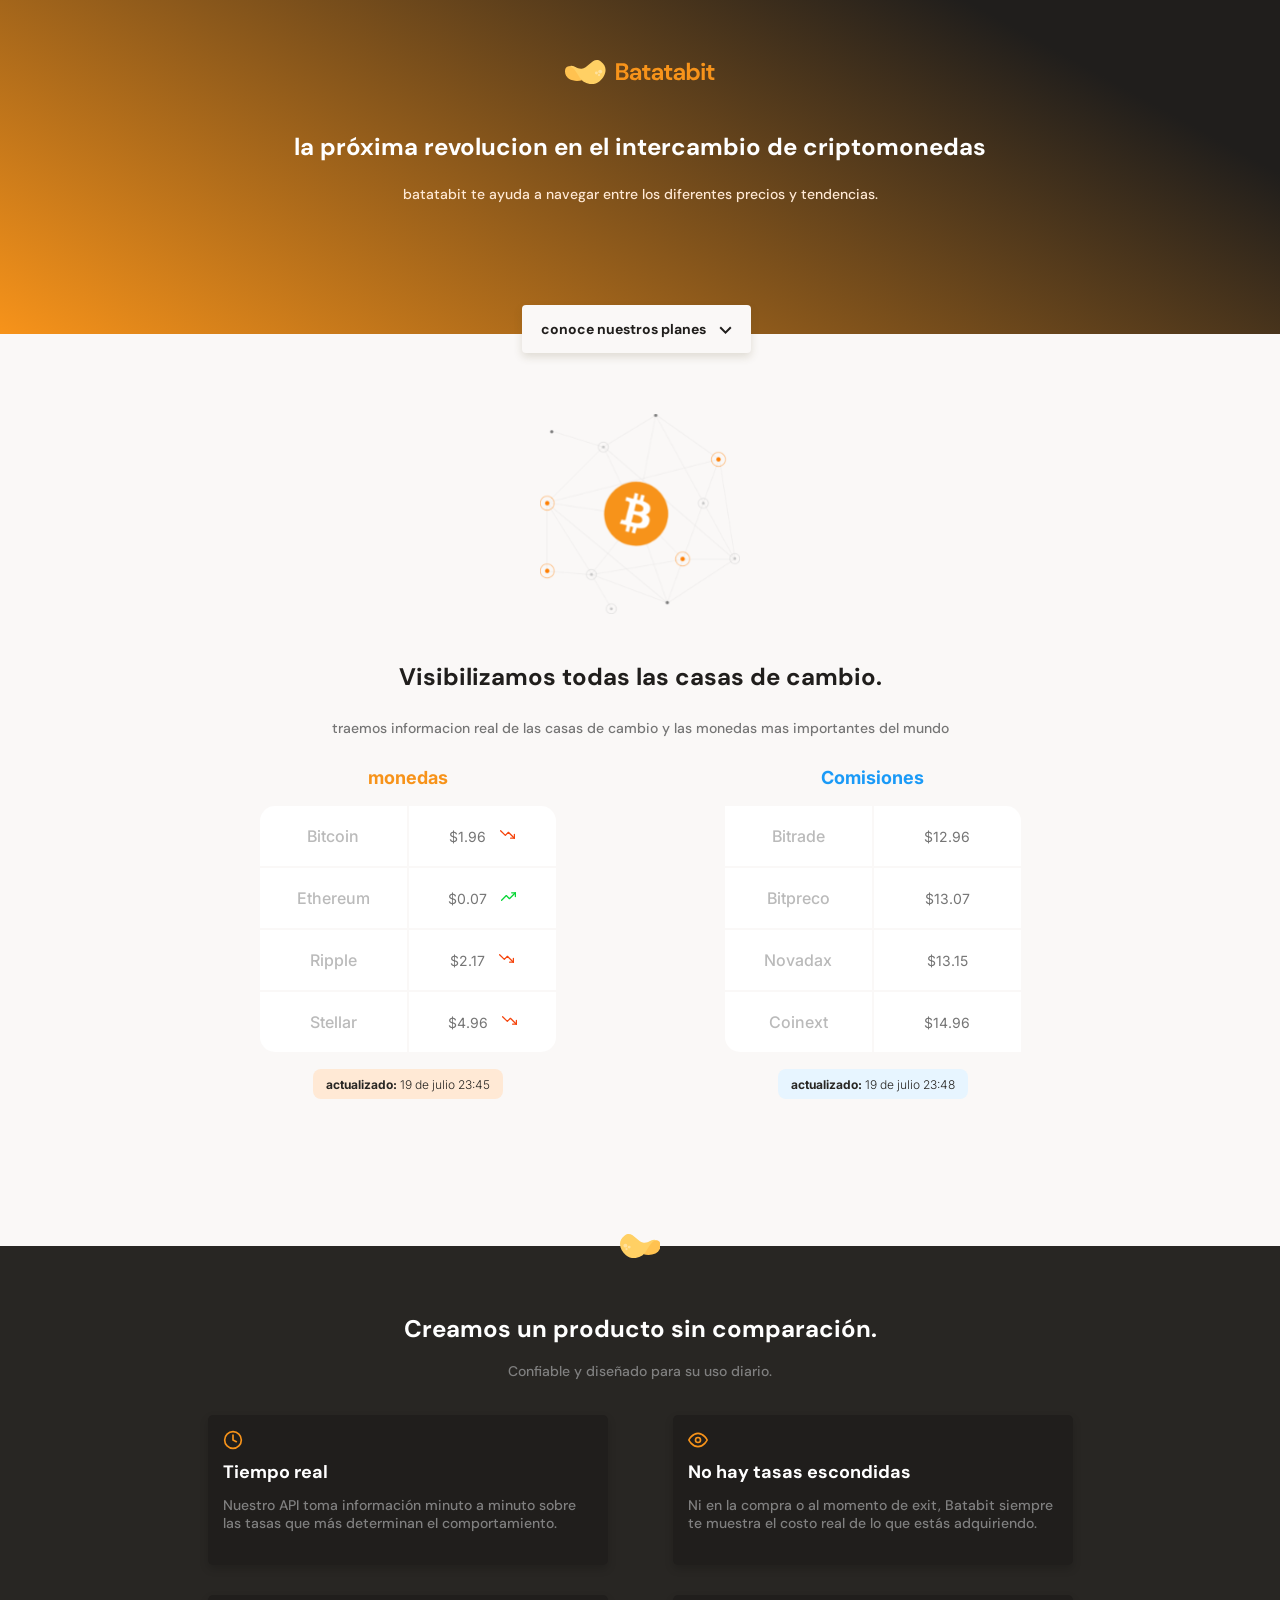
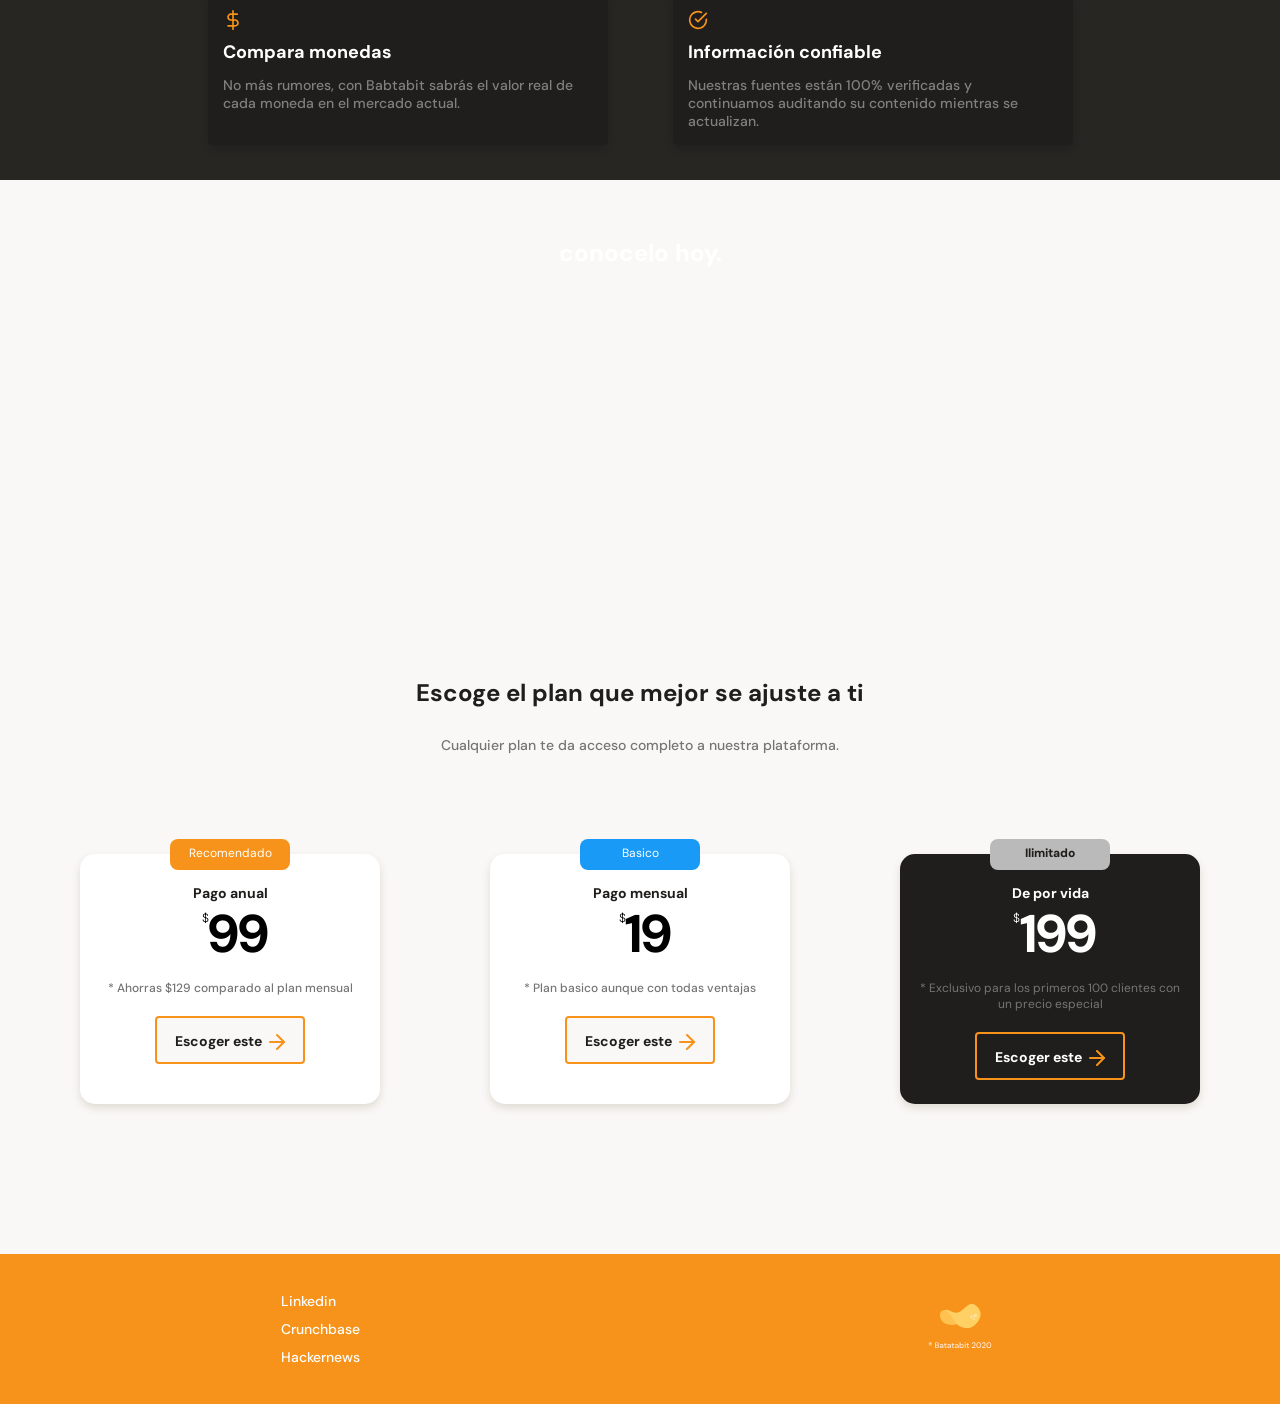
<file: batabit/index.html>
<!DOCTYPE html>
<html lang="en">
<head>
    <meta charset="UTF-8">
    <meta http-equiv="X-UA-Compatible" content="IE=edge">
    <meta name="viewport" content="width=device-width, initial-scale=1.0">
    <title>Batabit</title>
    <link rel="preconnect" href="https://fonts.gstatic.com">
<link href="https://fonts.googleapis.com/css2?family=DM+Sans:wght@400;500;700&family=Inter:wght@300;500&display=swap" rel="stylesheet">
<link rel="stylesheet" href="./style.css">
    <link rel="stylesheet" href="./css/tablet.css" media="(min-width: 930px)">
</head>
<body>
    <header>
        <img src="./assets/assets/img/logo.svg" alt="">
        <div class=" header--title-container">
            <h1>la próxima revolucion en el intercambio de criptomonedas</h1>
            <p>
                batatabit te ayuda a navegar entre los diferentes precios y tendencias.
            </p>
            <a href="#plans" class="header--button"> conoce nuestros planes <span></span></a>
        </div>
    </header>
    <main>
        <section class="main-exchange-container">
            <DIv class="backgroundImg"></DIv>
            <div class="main-exchange-container--title">
                <h2>Visibilizamos todas las casas de cambio.</h2>
                <p>traemos informacion real de las casas de cambio y las monedas mas importantes del mundo</p>
            </div> 
            <section class="main-tables-container">
                <div class="main-currency-table"> 
                    <p class="currency-table--title">monedas</p>
                    <div class="currency-table--container" >
                        <table>
                            <tr>
                                <td class="table__top-left">Bitcoin</td>
                                <td class="table__top-right table__right">$1.96 <span class="down"></span></td>
                            </tr>
                            <tr>
                                <td>Ethereum</td>
                                <td class="table__right">$0.07 <span class="up"></span></td>
                            </tr>
                            <tr>
                                <td>Ripple</td>
                                <td class="table__right">$2.17  <span class="down"></span></td>
                            </tr>  <tr>
                                <td class="table__bottom-left">Stellar</td>
                                <td class="table__bottom-right
                                table__right">$4.96 <span class="down"></span></td>
                            </tr>
                        </table>
                    </div>
                    <div class="currency-table--date">
                        <p>
                           <b>actualizado: </b> 
                        19 de julio 23:45</p>
                    </div>
                </div>
                <div class="main-commisions-table"> 
                    <p class="comissions-table--title">Comisiones</p>
                    <div class="comissions-table--container" >
                        <table>
                            <tr>
                                <td class="table__top-left">Bitrade</td>
                                <td class="table__top-right table__right">$12.96</td>
                            </tr>
                            <tr>
                                <td>Bitpreco</td>
                                <td class="table__right">$13.07 </td>
                            </tr>
                            <tr>
                                <td>Novadax</td>
                                <td class="table__right">$13.15 </span></td>
                            </tr>  <tr>
                                <td class="table__bottom-left">Coinext</td>
                                <td class="table__bottom-right
                                table__right">$14.96 </td>
                            </tr>
                        </table>
                    </div>
                    <div class="comissions-table--date">
                        <p>
                           <b>actualizado: </b> 
                       19 de julio 23:48 </p>
                    </div>
                </div>
            </section>
        </section>
        <section class="main-product-detail">
            <span class="product-detail-batata-logo"></span>
            <div class="product-detail--title">
                <h2>Creamos un producto sin comparación.</h2>
                <p>Confiable y diseñado para su uso diario.</p>
            </div>
            <section class="product-cards-container">
                <article class="product-detail--card">
                    <span class="clock"></span>
                    <p class="product--card-ttitle">Tiempo real</p>
                    <p class="product--card-body">Nuestro API toma información minuto a minuto sobre las tasas que más determinan el comportamiento.</p>
                </article>
                <article class="product-detail--card">
                    <span class="eye"></span>
                    <p class="product--card-ttitle">No hay tasas escondidas</p>
                    <p class="product--card-body">Ni en la compra o al momento de exit, Batabit siempre te muestra el costo real de lo que estás adquiriendo.</p>
                </article>
                <article class="product-detail--card">
                    <span class="dolar"></span>
                    <p class="product--card-ttitle">Compara monedas</p>
                    <p class="product--card-body">No más rumores, con Babtabit sabrás el valor real de cada moneda en el mercado actual.</p>
                </article>
                <article class="product-detail--card">
                    <span class="circle"></span>
                    <p class="product--card-ttitle">Información confiable</p>
                    <p class="product--card-body">Nuestras fuentes están 100% verificadas y continuamos auditando su contenido mientras se actualizan.</p>
                </article>
            </section>

        </section>
        <section class="bitcoin-img-container">
            <h2>conocelo hoy.</h2>
        </section>
        <section id="plans" class="main-plans-container">
            <div class="plans-title">
                <h2>Escoge el plan que mejor se ajuste a ti</h2>
                <p>Cualquier plan te da acceso completo a nuestra plataforma.</p>
            </div>
            <section class="plans-container--slider">
                <article class="plans-container--card">
                    <p class="recomended">Recomendado</p>
                    <div class="plan-info-container">
                        <h3 class="plan-card--title">Pago anual</h3>
                        <p class="plan-card--price"> <span>$</span> 99</p>
                        <p class="plan-card-saving">* Ahorras $129 comparado al plan mensual</p>
                        <button class="plan-card--ca">Escoger este <span></span></button>
                    </div>
                </article>
                <article class="plans-container--card">
                    <p class="recomended-b">Basico</p>
                    <div class="plan-info-container">
                        <h3 class="plan-card--title">Pago mensual</h3>
                        <p class="plan-card--price"> <span>$</span> 19</p>
                        <p class="plan-card-saving">* Plan basico aunque con todas ventajas</p>
                        <button class="plan-card--ca">Escoger este <span></span></button>
                    </div>
                </article>
                <article class="plans-container--card-ilimited">
                    <p class="recomended-i">Ilimitado</p>
                    <div class="plan-info-container">
                        <h3 class="plan-card--title-ilimited">De por vida</h3>
                        <p class="plan-card--price-ilimited"> <span>$</span> 199</p>
                        <p class="plan-card-saving-ilimited">* Exclusivo para los primeros 100 clientes con un precio especial</p>
                        <button class="plan-card--ca-ilimited">Escoger este <span></span></button>
                    </div>
                </article>
            </section>
        </section>
    </main>
    <footer>
        <section class="left">
            <ul>
                <li> <a href="#">Linkedin</a></li>
                <li> <a href="#">Crunchbase</a></li>
                <li> <a href="#">Hackernews</a></li>
            </ul>
        </section>
        <section class="right">
            <img src="./assets/assets/img/logo-footer.svg" alt="Logo de Batabit 2020">
        </section>
    </footer>
</body>
</html>
</file>
<file: batabit/style.css>
:root {
    /* Colors */
    --bitcoin-orange: #f7931a;
    --soft-orange: #ffe9d5;
    --secondary-blue: #1a9af7;
    --soft-blue: #e7f5ff;
    --warm-black: #282623;
    --black: #201e1c;
    --off-white: #faf8f7;
    --just-white: #fff;
    --grey: #bababa;
  }
  * {
    box-sizing: border-box;
    margin: 0;
    padding: 0;
  }
  html {
    scroll-behavior: smooth;
    font-size: 62.5%;
    font-family: "DM Sans", sans-serif;
  }
  header {
    position: relative;
    display: flex;
    flex-direction: column;
    justify-content: center;
    width: 100%;
    min-width: 320px;
    height: 334px;
    text-align: center;
    background: linear-gradient(
      208.83deg,
      var(--black) 16.69%,
      var(--bitcoin-orange) 100%
    );
  }
  header img {
    width: 151px;
    height: 24px;
    margin-top: 60px;
    align-self: center;
  }
  .header--title-container {
    width: 90%;
    min-width: 288px;
    max-width: 900px;
    height: 218px;
    margin-top: 50px;
    text-align: center;
    align-self: center;
  }
  
  .header--title-container h1 {
    font-size: 2.4rem;
    font-weight: bold;
    line-height: 2.6rem;
    color: var(--just-white);
  }
  .header--title-container p {
    margin-top: 25px;
    font-size: 1.4rem;
    font-weight: 500;
    line-height: 1.8rem;
    color: var(--soft-orange);
  }
  .header--title-container .header--button {
    position: absolute;
    left: calc(50% - 118px);
    top: 270px;
    display: block;
    margin-top: 35px;
    padding: 15px;
    width: 229px;
    height: 48px;
    background: var(--off-white);
    /* Sombra  */
    box-shadow: 0px 4px 8px rgba(89, 73, 30, 0.16);
    border: none;
    border-radius: 4px;
    font-size: 1.4rem;
    font-weight: bold;
    text-decoration: none;
    color: var(--black);
  }
  .header--title-container .header--button span {
    display: inline-block;
    width: 13px;
    height: 8px;
    margin-left: 10px;
    background-image: url("./assets/assets/icons/down-arrow.svg");
    background-size: cover;
    background-position: center;
    background-repeat: no-repeat;
  }
  main {
    width: 100%;
    height: auto;
    background-color: var(--off-white);
  }
  .main-exchange-container {
    width: 100%;
    height: auto;
    padding-top: 80px;
    padding-bottom: 30px;
    text-align: center;
  }
  .main-exchange-container--title {
    width: 90%;
    min-width: 288px;
    max-width: 900px;
    margin: 0 auto;
  }
  .main-exchange-container .backgroundImg {
    width: 200px;
    height: 200px;
    margin: 0 auto;
    margin-bottom: 50px;
    background-image: url("./assets/assets/img/Bitcoin.svg");
    background-size: cover;
    background-position: center;
    background-repeat: no-repeat;
  }
  .main-exchange-container h2 {
    margin-bottom: 30px;
    font-size: 2.4rem;
    font-weight: bold;
    line-height: 2.6rem;
    color: var(--black);
  }
  .main-exchange-container p {
    margin-bottom: 30px;
    font-size: 1.4rem;
    font-weight: 500;
    line-height: 1.6rem;
    color: #757575;
  }
 
  .main-currency-table {
    width: 70%;
    scroll-snap-align: center;
    min-width: 280px;
    max-width: 500px;
    height: 360px;
    margin: 0 auto;
    font-family: "Inter", sans-serif;
  }
  .main-currency-table .currency-table--title {
    margin-bottom: 15px;
    font-size: 1.8rem;
    font-weight: bold;
    line-height: 2.3rem;
    color: var(--bitcoin-orange);
  
    }
.currency-table--container{
  width: 90%;
  min-width: 230px;
  max-width: 300px;
  height: 250px;
  margin: 0 auto;
}
.currency-table--container table{
  width: 100%;
  height: 100%;
}
.currency-table--container td{
  width: 50%;
  font-size: 1.6rem;
  font-weight: 500;
  line-height: 1.9rem;
  color: var(--grey);
  background-color: var(--just-white);

}

.currency-table--container .table__top-left{
  border-radius: 15px 0 0 0;
}

.currency-table--container .table__top-right{
  border-radius: 0 15px 0 0;
}

.currency-table--container .table__bottom-left{
  border-radius: 0 0 0 15px;
}

.currency-table--container .table__bottom-right{
  border-radius: 0 0 15px 0;
}

.currency-table--container .table__right{
  font-size: 1.4rem;
  font-weight: normal;
  line-height: 1,7rem;
  color: #757575;
}

.currency-table--container .down{
  display: inline-block;
  width: 15px;
  height: 15px;
  margin-left: 10px;
  background-image: url("./assets/assets/icons/trending-down.svg");
  background-size: cover;
  background-position: center;
  background-repeat: no-repeat;
}

.currency-table--container .up{
  display: inline-block;
  width: 15px;
  height: 15px;
  margin-left: 10px;
  background-image: url("./assets/assets/icons/trending-up.svg");
  background-size: cover;
  background-position: center;
  background-repeat: no-repeat;
 
}

.currency-table--date{
  width: 190px;
  height: 30px;
  margin: 0 auto;
  margin-top: 15px;
  padding: 8px;
  background-color: var(--soft-orange);
  border-radius: 8px;
}

.currency-table--date p{
  font-size: 1.2rem;
  font-weight: 300;
  line-height: 1.5rem;
  color: var(--warm-black);
}
.main-commisions-table {
  width: 70%;
  min-width: 235px;
  max-width: 500px;
  height: 360px;
  margin: 0 auto;
  font-family: "Inter", sans-serif;
}
.main-commisions-table .comissions-table--title {
  margin-bottom: 15px;
  font-size: 1.8rem;
  font-weight: bold;
  line-height: 2.3rem;
  color: var(--secondary-blue);

  }
.comissions-table--container{
width: 90%;
min-width: 230px;
max-width: 300px;
height: 250px;
margin: 0 auto;
}
.comissions-table--container table{
width: 100%;
height: 100%;
}
.comissions-table--container td{
width: 50%;
font-size: 1.6rem;
font-weight: 500;
line-height: 1.9rem;
color: var(--grey);
background-color: var(--just-white);

}

.ccomissions-table--container .table__top-left{
border-radius: 15px 0 0 0;
}

.comissions-table--container .table__top-right{
border-radius: 0 15px 0 0;
}

.comissions-table--container .table__bottom-left{
border-radius: 0 0 0 15px;
}

.comissions-table--container.table__bottom-right{
border-radius: 0 0 15px 0;
}

.comissions-table--container .table__right{
font-size: 1.4rem;
font-weight: normal;
line-height: 1,7rem;
color: #757575;
}

.comissions-table--date{
  width: 190px;
  height: 30px;
  margin: 0 auto;
  margin-top: 15px;
  padding: 8px;
  background-color: var(--soft-blue);
  border-radius: 8px;
}

.comissions-table--date p{
  font-size: 1.2rem;
  font-weight: 300;
  line-height: 1.5rem;
  color: var(--warm-black);
}


/*scroll*/

.main-tables-container{
  display: flex;
  height: 360px;
  overflow-x: scroll;
  overscroll-behavior-x: contain;
  scroll-snap-type: x proximity;
}

/*scroll*/


.main-product-detail{
  position: relative;
  width: 100%;
  min-width: 320px;
  height: auto;
  padding: 20px 10px;
  background-color: var(--warm-black);
}

.product-detail-batata-logo{
  position: absolute;
  width: 40px;
  height: 25px;
  top: -12px;
  left: calc(50% - 20px);
  background-image: url("./assets/assets/icons/batata.svg");
}

.product-detail--title{
  width: 90%;
  min-width: 288px;
  height: auto;
  margin: 0 auto;
  margin-top: 50px;
  text-align: center;
}

.product-detail--title h2{
  margin-bottom: 20px;
  font-size: 2.4rem;
  font-weight: bold;
  line-height: 2.6rem;
  color: var(--just-white);
}
.product-detail--title p{
  margin-bottom: 20px;
  font-size: 1.4rem;
  font-weight: 500;
  line-height: 1.8rem;
  color: #808080;
}
.product-detail--card{
  width: 90%;
  min-width: 288px;
  max-width: 400px;
  height: 150px;
  margin: 15px auto;
  padding: 15px;
  background-color: var(--black);
  border-radius: 5px;
  box-shadow: 0 4px 8px rgba(0, 0, 0, 0.16);
}

.product-detail--card span{
  display: inline-block;
  width: 20px;
  height: 20px;
  margin-bottom: 10px;
  background-size: cover;
  background-position: center;
  background-repeat: no-repeat;
}

.clock{background-image: url("./assets/assets/icons/clock.svg");}

.eye{background-image: url("./assets/assets/icons/eye.svg");}

.dolar{background-image: url("./assets/assets/icons/dollar-sign.svg");}

  .circle{background-image: url("./assets/assets/icons/check-circle.svg");
  }
.product--card-ttitle{
  margin-bottom: 15px;
  font-size: 1.8rem;
  font-weight: bold;
  line-height: 1.8rem;
  color: var(--just-white);
}
.product--card-body{
  font-size: 1.4rem;
  font-weight: 500;
  line-height: 1.8rem;
  color: #808080;
}

.bitcoin-img-container{
  width: 100%;
  min-width: 320px;
  height: 50vh;
  background-image: url("./assets/assets/img/bitcoinbaby2x.jpg");
  background-position: center;
  background-size: cover;
  background-repeat: no-repeat;
  background-attachment: fixed;
  text-align: center;
}
.bitcoin-img-container h2{
  padding-top: 60px;
  font-size: 2.4rem;
  font-weight: bold;
  line-height: 2.6rem;
  color: var(--just-white);
}

.main-plans-container{
  width: 100%;
  min-width: 320px;
  padding-bottom: 70px;
  text-align: center;
}
.plans-title{
  width: 90%;
  min-width: 288px;
  height: auto;
  margin: 0 auto;
  margin-bottom: 50px;
}
.plans-title h2{
  padding-top:  50px;
  font-size: 2.4rem;
  font-weight: bold;
  line-height: 2.6rem;
  color: var(--black);
}

.plans-title p{
  padding-top: 30px;
  font-size: 1.4rem;
  font-weight: 500;
  line-height: 1.8rem;
  color: #757575;
}

.plans-container--card{
  position: relative;
  scroll-snap-align: center;
  width: 70%;
  min-width: 190px;
  max-width: 300px;
  height: 250px;
  margin: 50px 5px 0;
  padding: 0 15px;
  background-color: var(--just-white);
  border-radius: 15px;
  box-shadow: 0 4px 8px rgba(89, 73, 30, 0.16);
}

.recomended{
  position: absolute;
  width: 120px;
  height: 31px;
  top: -15px;
  left: calc(50% - 60px);
  font-size: 1.2rem;
  padding: 6px;  
  background-color: var(--bitcoin-orange);
  border-radius: 8px;
  color: var(--just-white);
}
.recomended-b{
  position: absolute;
  width: 120px;
  height: 31px;
  top: -15px;
  left: calc(50% - 60px);
  font-size: 1.2rem;
  padding: 6px;  
  background-color: var(--secondary-blue);
  border-radius: 8px;
  color: var(--just-white);
}
 .recomended-i{
  position: absolute;
  width: 120px;
  height: 31px;
  top: -15px;
  left: calc(50% - 60px);
  font-size: 1.2rem;
  font-weight: 800;
  padding: 6px;  
  background-color: var(--grey);
  border-radius: 8px;
  color: var(--black);
 }
.plan-card--title{
  padding-top: 30px;
  font-size: 1.4rem;
  font-weight: 500px;
  line-height: 1.8rem;
  color: var(--black);
}

.plan-card--price{
  padding: 5px 0;
  font-size: 5.3rem;
  font-weight: bold;
  line-height: 5.3rem;
  letter-spacing: -0.08rem;
  color: black;
}
.plan-card--price span{
  font-size: 1.2rem;
  font-weight: 300;
  position: relative;
  top: -30px;
  left: 10px;
}
.plan-card-saving{
font-size: 1.2rem;
font-weight: 500;
color: #757575;
}

.plan-card--ca{
  width: 150px;
  height: 48px;
  margin-top: 20px;
  background-color: #faf8f7;
  border: 2px solid var(--bitcoin-orange);
  border-radius: 4px;
  font-family: "DM Sans", sans-serif;
  font-size: 1.4rem;
  font-weight: bold;
  line-height: 1.8rem;
  color: var(--black);
}

.plans-container--card-ilimited{
  position: relative;
  scroll-snap-align: center;
  width: 70%;
  min-width: 190px;
  max-width: 300px;
  height: 250px;
  margin: 50px 5px 0;
  padding: 0 15px;
  background-color: var(--black);
  border-radius: 15px;
  box-shadow: 0 4px 8px rgba(89, 73, 30, 0.16);
}

.plan-card--title-ilimited{
  padding-top: 30px;
  font-size: 1.4rem;
  font-weight: 500px;
  line-height: 1.8rem;
  color: var(--just-white);
}

.plan-card--price-ilimited{
  padding: 5px 0;
  font-size: 5.3rem;
  font-weight: bold;
  line-height: 5.3rem;
  letter-spacing: -0.08rem;
  color: var(--just-white);
}
.plan-card--price-ilimited span{
  font-size: 1.2rem;
  font-weight: 300;
  position: relative;
  top: -30px;
  left: 10px;
}

.plan-card-saving-ilimited{
    font-size: 1.2rem;
    color: #757575;
}

.plan-card--ca-ilimited{
  width: 150px;
  height: 48px;
  margin-top: 20px;
  background-color: var(--black);
  border: 2px solid var(--bitcoin-orange);
  border-radius: 4px;
  font-family: "DM Sans", sans-serif;
  font-size: 1.4rem;
  font-weight: bold;
  line-height: 1.8rem;
  color: var(--just-white);
}

.plan-card--ca span, .plan-card--ca-ilimited span{
  display: inline-block;
  width: 20px;
  height: 20px;
  background-image: url("./assets/assets/icons/orange-right-arrow.svg");
  vertical-align: text-bottom;
}

/*scroll*/

.plans-container--slider{
  display: flex;
  height: 316px;
  overflow-x: scroll;
  overscroll-behavior-x: contain;
  scroll-snap-type: x proximity;
}

/*scroll*/

footer{
  display: flex;
  width: 100%;
  height: 150px;
  background-color: var(--bitcoin-orange);
}
footer section{
  display: flex;
  width: 50%;
  justify-content: center;
  align-items: center;
}

footer .left ul{
  font-size: 1.4rem;
  font-weight: 500;
  line-height: 1.8rem;
  list-style: none;
}
.left li{
  margin: 10px 0;
}

.left a{
  text-decoration: none;
  color: var(--just-white);
}
</file>
<file: batabit/css/tablet.css>
.main-tables-container{
    display: flex;
    width: 930px;
    height: 450px;
    margin: 0 auto;

}

.product-cards-container{
    display: flex;
    flex-wrap: wrap;
    width: 930px;
    margin: 0 auto;
} 

.plans-container--slider{
    height: 380px;
    justify-content: center;
}
.plans-container--card{
    margin: 50px 55px 0;
    
}
.plans-container--card-ilimited{
    margin: 50px 55px 0;
}
</file>
